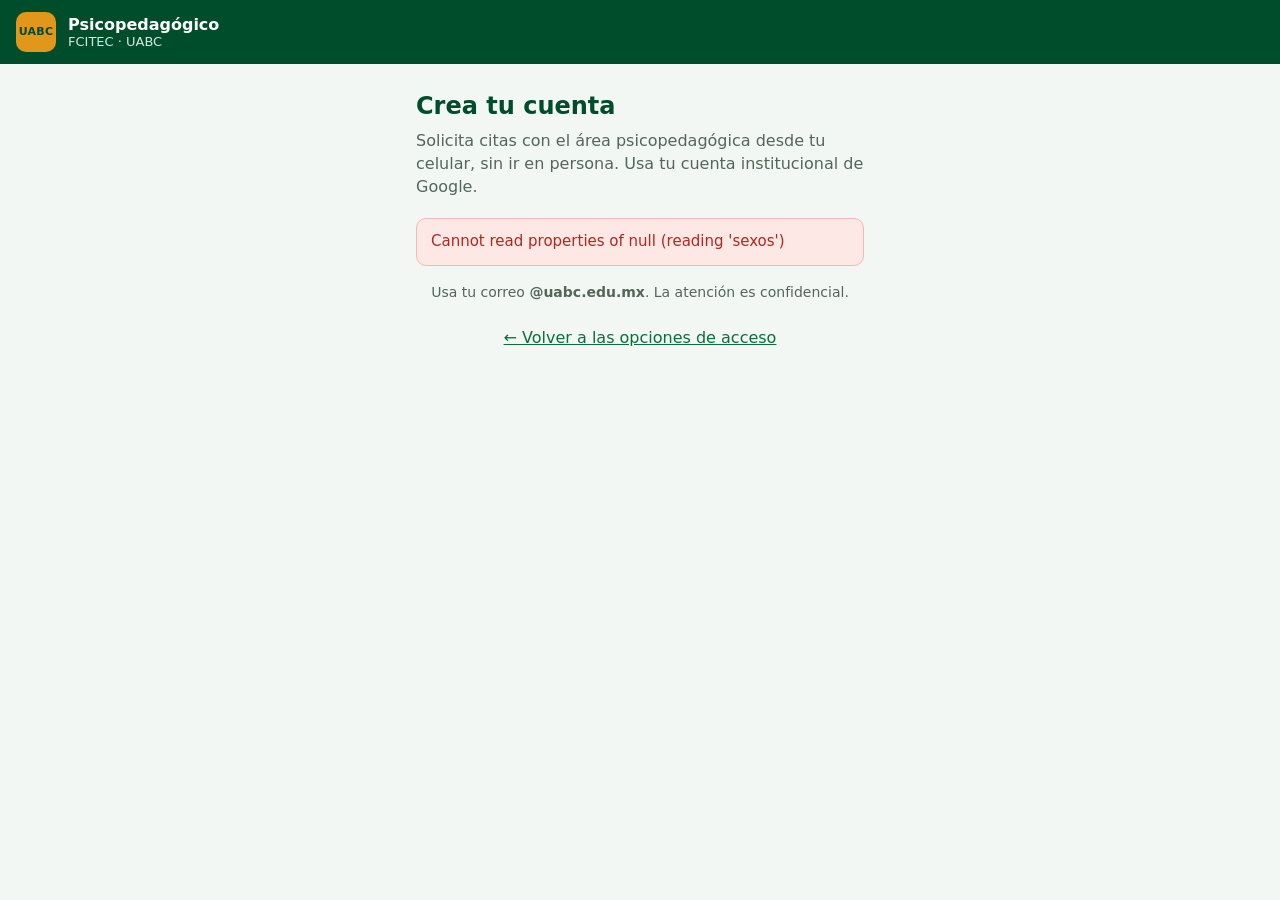
<file: frontend/registro/index.html>
<!doctype html>
<html lang="es">
<head>
  <meta charset="utf-8">
  <meta name="viewport" content="width=device-width, initial-scale=1">
  <meta name="theme-color" content="#004d2b">
  <title>Crear cuenta · SIGEP FCITEC</title>
  <link rel="icon" href="data:image/svg+xml,%3Csvg xmlns='http://www.w3.org/2000/svg' viewBox='0 0 32 32'%3E%3Crect width='32' height='32' rx='7' fill='%23e0971a'/%3E%3Ctext x='16' y='21' font-size='11' font-weight='800' text-anchor='middle' fill='%23004d2b' font-family='Arial'%3EUABC%3C/text%3E%3C/svg%3E">
  <link rel="stylesheet" href="registro.css">
</head>
<body>
  <header class="topbar">
    <div class="logo" aria-hidden="true">UABC</div>
    <div class="brand"><strong>Psicopedagógico</strong><span>FCITEC · UABC</span></div>
  </header>

  <main class="container">
    <!-- Cargando -->
    <section id="v-carga"><p class="muted">Cargando…</p></section>

    <!-- 1. Acceso con Google -->
    <section id="v-acceso" hidden>
      <h1 tabindex="-1">Crea tu cuenta</h1>
      <p class="lead">Solicita citas con el área psicopedagógica desde tu celular, sin ir en persona. Usa tu cuenta institucional de Google.</p>

      <div id="alerta-acceso" class="alert alert-error" role="alert" hidden></div>

      <div id="google-box" hidden>
        <div id="g-btn" class="g-btn"></div>
      </div>

      <form id="dev-form" class="card dev" hidden novalidate>
        <p class="dev-tag">Modo de pruebas · sin Google</p>
        <p class="muted small">Escribe un correo para simular el inicio de sesión. Solo se aceptan <strong>@uabc.edu.mx</strong>.</p>
        <label for="dev-email">Correo institucional</label>
        <input id="dev-email" type="email" inputmode="email" autocomplete="email" placeholder="nombre.apellido@uabc.edu.mx" required>
        <button class="btn btn-primary" type="submit">Entrar sin Google (pruebas)</button>
      </form>

      <p class="muted small center">Usa tu correo <strong>@uabc.edu.mx</strong>. La atención es confidencial.</p>
      <p class="center"><a class="link" href="../login/access.php">← Volver a las opciones de acceso</a></p>
    </section>

    <!-- 2. Formulario de registro -->
    <section id="v-registro" hidden>
      <h1 tabindex="-1">Completa tu perfil</h1>
      <p class="lead">Estos datos nos ayudan a atenderte. Todos son obligatorios, excepto el apellido materno y el horario.</p>

      <div id="alerta-registro" class="alert alert-error" role="alert" hidden></div>

      <form id="form-registro" novalidate>
        <div class="field">
          <label for="correo">Correo institucional</label>
          <input id="correo" type="email" readonly>
        </div>

        <div class="field">
          <label for="matricula">Matrícula</label>
          <input id="matricula" name="matricula" inputmode="numeric" maxlength="7" autocomplete="off" placeholder="1234567" aria-describedby="e-matricula">
          <p class="err" id="e-matricula"></p>
        </div>

        <div class="field">
          <label for="nombre">Nombre(s)</label>
          <input id="nombre" name="nombre" maxlength="100" autocomplete="given-name" placeholder="Tu nombre" aria-describedby="e-nombre">
          <p class="err" id="e-nombre"></p>
        </div>

        <div class="row">
          <div class="field">
            <label for="apellido_paterno">Apellido paterno</label>
            <input id="apellido_paterno" name="apellido_paterno" maxlength="100" autocomplete="family-name" aria-describedby="e-apellido_paterno">
            <p class="err" id="e-apellido_paterno"></p>
          </div>
          <div class="field">
            <label for="apellido_materno">Apellido materno</label>
            <input id="apellido_materno" name="apellido_materno" maxlength="100" placeholder="Opcional" aria-describedby="e-apellido_materno">
            <p class="err" id="e-apellido_materno"></p>
          </div>
        </div>

        <div class="field">
          <label for="sexo">Sexo</label>
          <select id="sexo" name="sexo" aria-describedby="e-sexo"></select>
          <p class="err" id="e-sexo"></p>
        </div>

        <div class="field">
          <label for="telefono">Teléfono (10 dígitos)</label>
          <input id="telefono" name="telefono" type="tel" inputmode="tel" autocomplete="tel-national" placeholder="686 123 4567" aria-describedby="e-telefono">
          <p class="err" id="e-telefono"></p>
        </div>

        <div class="field">
          <label for="programa_id">Carrera</label>
          <select id="programa_id" name="programa_id" aria-describedby="e-programa_id"></select>
          <p class="err" id="e-programa_id"></p>
        </div>

        <div class="row">
          <div class="field">
            <label for="semestre">Semestre</label>
            <select id="semestre" name="semestre" aria-describedby="e-semestre"></select>
            <p class="err" id="e-semestre"></p>
          </div>
          <div class="field">
            <label for="grupo">Grupo</label>
            <input id="grupo" name="grupo" maxlength="10" autocapitalize="characters" autocomplete="off" placeholder="551" aria-describedby="e-grupo">
            <p class="err" id="e-grupo"></p>
          </div>
        </div>

        <fieldset class="field horario">
          <legend>Foto de tu horario <span class="opt">(opcional)</span></legend>
          <p class="muted small">Nos sirve para agendar tu cita fuera de tus clases. JPG, PNG o PDF de hasta <span id="max-mb">5</span> MB.</p>
          <div class="btn-row">
            <button type="button" class="btn btn-secondary" id="btn-archivo">Elegir archivo</button>
            <button type="button" class="btn btn-secondary" id="btn-camara" hidden>Tomar foto</button>
          </div>
          <input id="in-archivo" type="file" accept="image/jpeg,image/png,application/pdf,.jpg,.jpeg,.png,.pdf" hidden>
          <input id="in-camara" type="file" accept="image/jpeg,image/png" capture="environment" hidden>
          <div id="preview" class="preview" hidden>
            <img id="preview-img" alt="Vista previa de tu horario" hidden>
            <p id="preview-name" class="small"></p>
            <button type="button" class="link" id="btn-quitar">Quitar</button>
          </div>
          <p class="err" id="e-horario"></p>
        </fieldset>

        <button id="btn-enviar" class="btn btn-primary" type="submit">Crear mi cuenta</button>
      </form>
    </section>

    <!-- 3. Listo -->
    <section id="v-listo" hidden>
      <div class="check" aria-hidden="true">✓</div>
      <h1 tabindex="-1" id="listo-titulo">¡Tu cuenta está lista!</h1>
      <p class="lead" id="listo-texto"></p>
      <div class="card" id="resumen"></div>
      <a class="btn btn-primary" href="../citas/index.php">Solicitar cita</a>
      <button class="btn btn-ghost" type="button" id="btn-salir">Cerrar sesión</button>
    </section>
  </main>

  <script src="registro.js" defer></script>
</body>
</html>
</file>
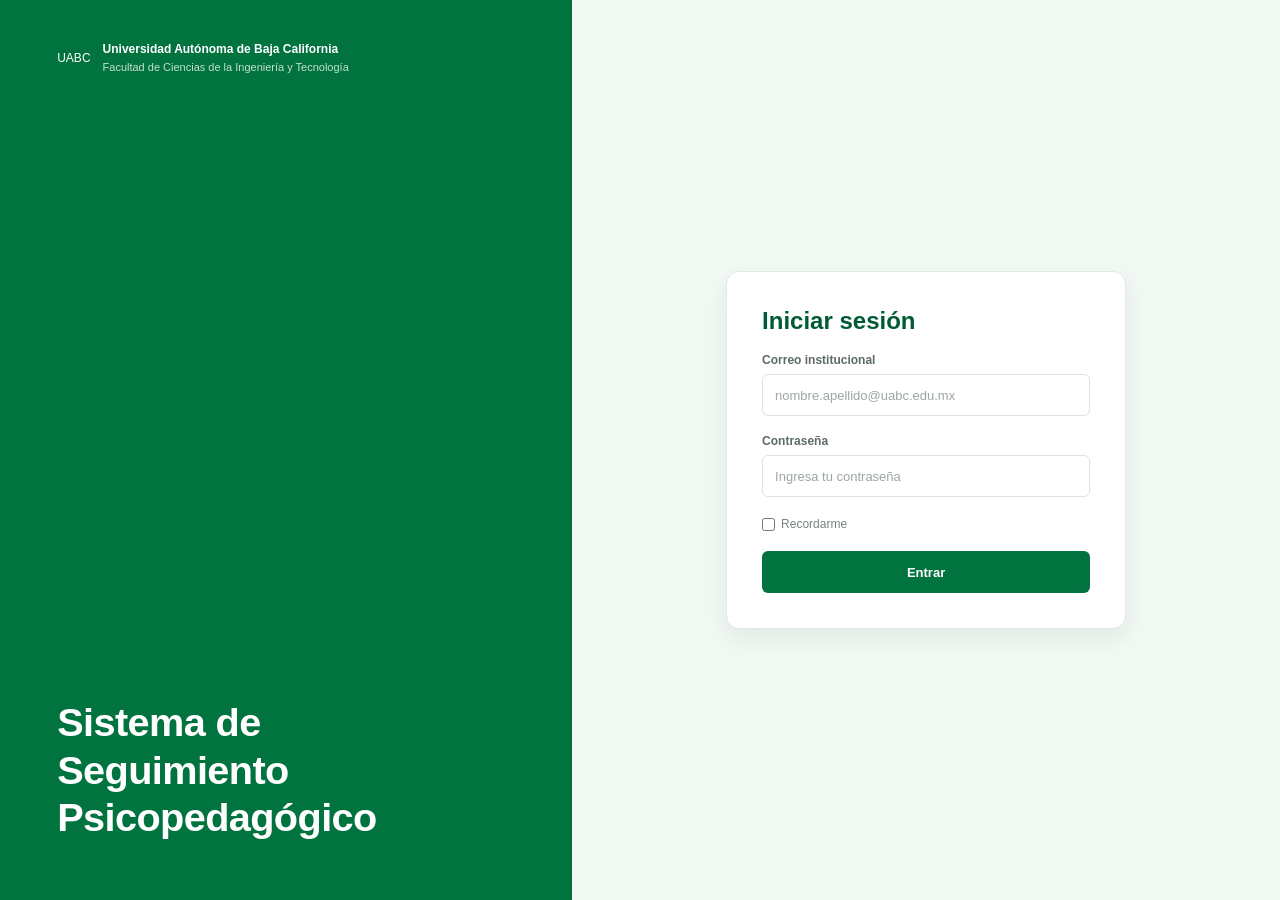
<file: Login/Login.html>
<!DOCTYPE html>
<html lang="en">
<head>
  <meta charset="UTF-8">
  <meta name="viewport" content="width=device-width, initial-scale=1.0">
  <title>Iniciar sesion Sistema Psicopedagogico UABC</title>
  <link rel="stylesheet" href="style.css">
  <script src="script.js" defer></script> 
</head>

<body>
  <main class="layout">
    <section class="presentacion" aria-label="Información del sistema">
      <header class="universidad">
        <div class="logo">UABC</div>
        <div><strong>Universidad Autónoma de Baja California</strong><span>Facultad de Ciencias de la Ingeniería y Tecnología</span></div>
      </header>

      <div class="descripcion">
        <h1>Sistema de<br>Seguimiento<br>Psicopedagógico</h1>
      </div>

    </section>

    <section class="acceso" aria-label="Inicio de sesión">
      <div class="contenido-acceso">
        <div class="tarjeta">
          <h2>Iniciar sesión</h2>
          
          <form id="loginForm" novalidate>
            <label for="correo">Correo institucional</label>
            <input id="correo" name="correo" type="email" placeholder="nombre.apellido@uabc.edu.mx" autocomplete="username" required>
            <label for="contrasena">Contraseña</label>
            <input id="contrasena" name="contrasena" type="password" placeholder="Ingresa tu contraseña" required>

            <div class="opciones">
              <label class="recordar"><input type="checkbox" id="recordar"> Recordarme</label>
             <!-- <a href="#" id="recuperar">¿Olvidaste tu contraseña?</a> -->

            </div>
            <button type="submit">Entrar</button>
            <p id="mensaje" class="mensaje" role="status" aria-live="polite"></p>

          </form>

        </div>

      </div>

    </section>

  </main>

</body>
</html>
</file>
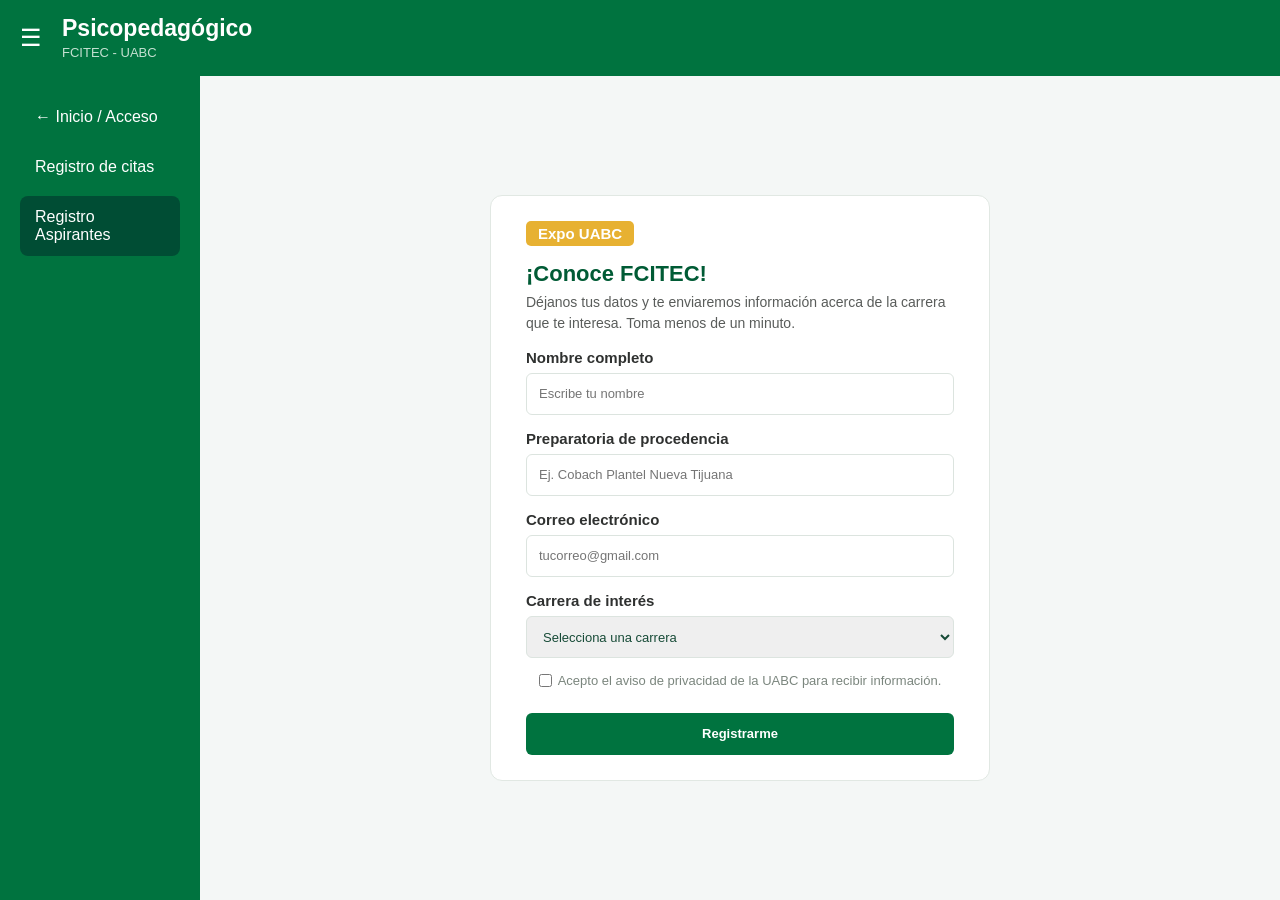
<file: frontend/aspirantes/aspirantes.html>
<!DOCTYPE html>
<html lang="es">

<head>
    <meta charset="UTF-8">
    <meta name="viewport" content="width=device-width, initial-scale=1.0">
    <title>Registro FCITEC</title>
    <link rel="stylesheet" href="applicant.css">
</head>

<body>
    <header class="top-navbar">
        <button class="hamburger" onclick="ToggleEvent()">☰</button>
        <div class="brand">
            <h2>Psicopedagógico</h2>
            <small>FCITEC - UABC</small>
        </div>
    </header>

    <div class="container">
        <nav class="sidebar" id="sidebar">
            <a href="../login/access.php" class="menu-item">← Inicio / Acceso</a>
            <a href="../citas/index.php" class="menu-item">Registro de citas</a>
            <a href="aspirantes.html" class="menu-item active">Registro Aspirantes</a>
        </nav>

        <main class="content">
            <div class="form-container">
                <div id="registration-view">
                    <div class="header-form">
                        <span class="badge">Expo UABC</span>
                        <h1>¡Conoce FCITEC!</h1>
                        <p>Déjanos tus datos y te enviaremos información acerca de la carrera que te interesa. Toma menos de un minuto.</p>
                    </div>

                    <form id="aspirant-form">
                        <div class="group">
                            <label>Nombre completo</label>
                            <input type="text" name="nombre" placeholder="Escribe tu nombre" required>
                        </div>
                        <div class="group">
                            <label>Preparatoria de procedencia</label>
                            <input type="text" name="preparatoria" placeholder="Ej. Cobach Plantel Nueva Tijuana" required>
                        </div>
                        <div class="group">
                            <label>Correo electrónico</label>
                            <input type="email" name="correo" placeholder="tucorreo@gmail.com" required>
                        </div>
                        <div class="group">
                            <label>Carrera de interés</label>
                            <select name="carrera" required>
                                <option value="" disabled selected hidden>Selecciona una carrera</option>

                                <optgroup label="Ingeniería">
                                    <option value="Bioingenieria">Bioingeniería</option>
                                    <option value="Ingenieria en Software y Tecnologias Emergentes">Ingeniería en Software y Tecnologías Emergentes</option>
                                    <option value="Ingenieria Aeroespacial">Ingeniería Aeroespacial</option>
                                    <option value="Ingenieria Civil">Ingeniería Civil</option>
                                    <option value="Ingenieria Electrica">Ingeniería Eléctrica</option>
                                    <option value="Ingenieria en Energias Renovables">Ingenieria en Energías Renovables</option>
                                    <option value="Ingenieria Industrial">Ingeniería Industrial</option>
                                    <option value="Ingenieria Mecanica">Ingeniería Mecánica</option>
                                    <option value="Ingenieria Mecatronica">Ingeniería Mecatrónica</option>
                                    <option value="Ingenieria en Semiconductores y Microelectronica">Ingeniería en Semiconductores y Microelectrónica</option>
                                </optgroup>
                                <optgroup label="Arquitectura y Diseño">
                                    <option value="Arquitectura">Arquitectura</option>
                                    <option value="Diseño Grafico">Diseño Gráfico</option>
                                    <option value="Diseño Industrial">Diseño Industrial</option>
                                </optgroup>
                            </select>
                        </div>

                        <div class="checkbox-group">
                            <input type="checkbox" id="privacy" required>
                            <label for="privacy">Acepto el aviso de privacidad de la UABC para recibir información.</label>
                        </div>

                        <button type="submit" class="btn-submit">Registrarme</button>
                    </form>
                </div>
                <div id="succes" class="succes" style="display: none;">
                    <div class="icon">✓</div>
                    <h2>¡Gracias por registrarte!</h2>
                    <p>Te enviaremos al correo información acerca de la carrera seleccionada y de las fechas de admisión.</p>
                    <a href="../login/access.php" class="btn-return">Volver al inicio</a>
                </div>
            </div>
        </main>
    </div>
    <script src="applicant.js"></script>
</body>

</html>
</file>
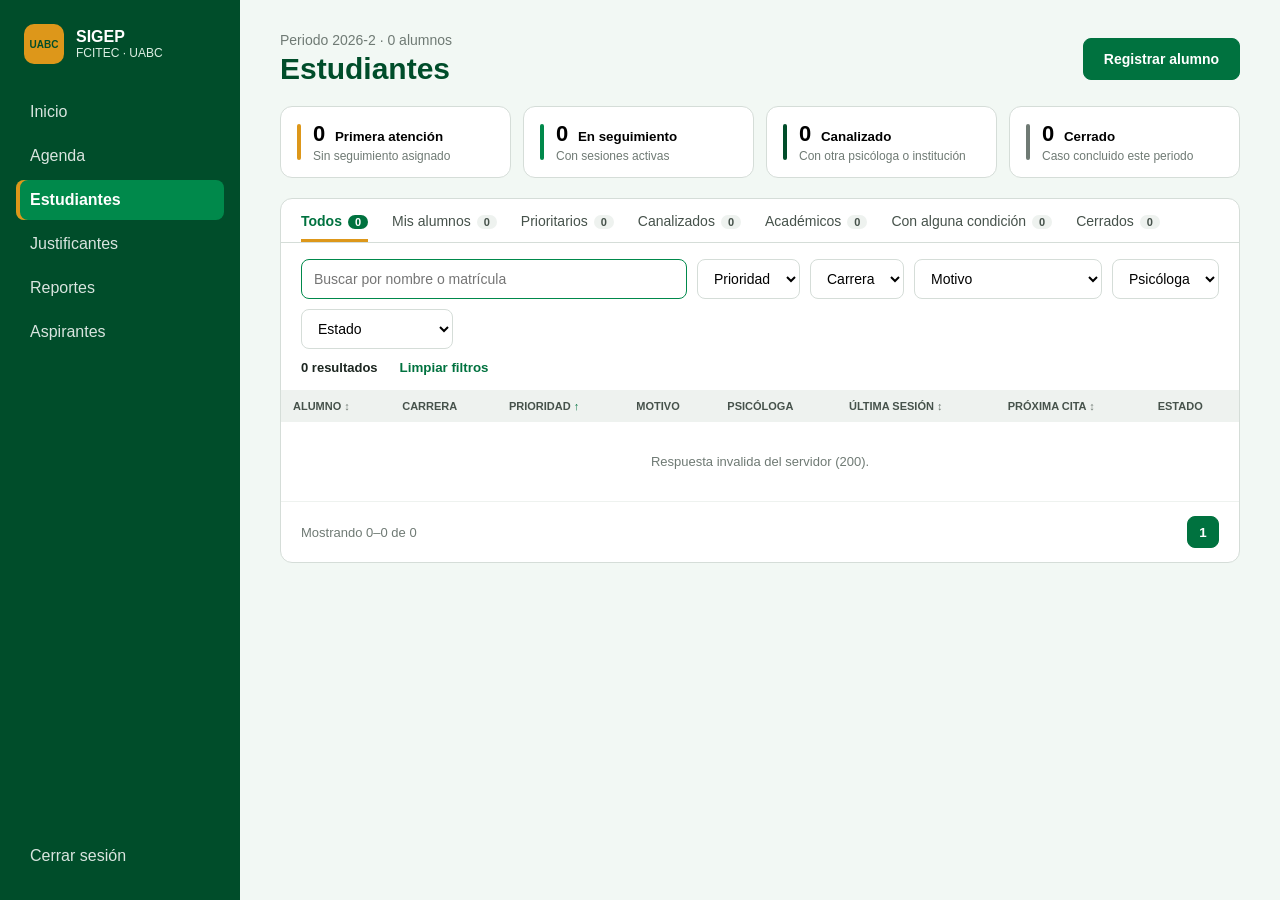
<file: frontend/estudiantes/estudiantes.html>
<!DOCTYPE html>
<html lang="es">
<head>
  <meta charset="UTF-8">
  <meta name="viewport" content="width=device-width, initial-scale=1.0">
  <title>Estudiantes | SIGEP</title>
  <link rel="stylesheet" href="estudiantes.css">
  <link rel="stylesheet" href="../shared/validation.css">
  <script src="../shared/api.js" defer></script>
  <script src="../shared/validation.js" defer></script>
  <script src="estudiantes.js?v=4" defer></script>
</head>
<body>
  <!-- Sidebar -->
  <nav class="sidebar" aria-label="Navegación principal">
    <div class="sidebar__brand">
      <div class="sidebar__logo">UABC</div>
      <div>
        <strong>SIGEP</strong>
        <span>FCITEC · UABC</span>
      </div>
    </div>
    <a class="nav-item" href="../inicio/inicio.html">Inicio</a>
    <a class="nav-item" href="#">Agenda</a>
    <a class="nav-item nav-item--active" href="estudiantes.html" aria-current="page">Estudiantes</a>
    <a class="nav-item" href="#">Justificantes</a>
    <a class="nav-item" href="#">Reportes</a>
    <a class="nav-item" href="../aspirantes/aspirantes.html">Aspirantes</a>
    <a class="nav-item nav-item--logout" href="../../backend/admin_logout.php">Cerrar sesi&oacute;n</a>
  </nav>

  <main class="main">
    <!-- Header -->
    <header class="page-header">
      <div>
        <p class="page-header__eyebrow">Periodo 2026-2 · <span id="total-students">0</span> alumnos</p>
        <h1>Estudiantes</h1>
      </div>
      <div class="page-header__actions">
        <button class="btn btn--primary" type="button" id="register-button">Registrar alumno</button>
      </div>
    </header>

    <!-- Workflow: one card per case status, also works as a filter -->
    <section class="workflow" id="workflow" aria-label="Flujo de trabajo"></section>

    <section class="card">
      <!-- Saved views -->
      <div class="tabs" id="tabs" role="tablist"></div>

      <!-- Search and filters -->
      <div class="toolbar">
        <div class="search">
          <label class="sr-only" for="search">Buscar por nombre o matrícula</label>
          <input id="search" type="search" placeholder="Buscar por nombre o matrícula">
        </div>
        <select id="filter-priority" aria-label="Prioridad">
          <option value="">Prioridad</option>
          <option value="high">Alta</option>
          <option value="medium">Media</option>
          <option value="stable">Estable</option>
        </select>
        <select id="filter-program" aria-label="Carrera"><option value="">Carrera</option></select>
        <select id="filter-reason" aria-label="Motivo"><option value="">Motivo</option></select>
        <select id="filter-psychologist" aria-label="Psicóloga"><option value="">Psicóloga</option></select>
        <select id="filter-status" aria-label="Estado">
          <option value="">Estado</option>
          <option value="first_attention">Primera atención</option>
          <option value="follow_up">En seguimiento</option>
          <option value="referred">Canalizado</option>
          <option value="closed">Cerrado</option>
        </select>
      </div>

      <!-- Active filters -->
      <div class="active-filters">
        <strong id="results-count">0 resultados</strong>
        <div id="filter-chips"></div>
        <button class="link-button" type="button" id="clear-filters">Limpiar filtros</button>
      </div>

      <!-- Table -->
      <div class="table-wrapper">
        <table class="students-table">
          <thead>
            <tr>
              <th><button type="button" class="sort" data-sort="name">Alumno</button></th>
              <th>Carrera</th>
              <th><button type="button" class="sort" data-sort="priority">Prioridad</button></th>
              <th>Motivo</th>
              <th>Psicóloga</th>
              <th><button type="button" class="sort" data-sort="lastSession">Última sesión</button></th>
              <th><button type="button" class="sort" data-sort="nextAppointment">Próxima cita</button></th>
              <th>Estado</th>
            </tr>
          </thead>
          <tbody id="students-body"></tbody>
        </table>
      </div>

      <!-- Pagination -->
      <div class="pagination">
        <span id="page-info"></span>
        <div id="page-buttons"></div>
      </div>
    </section>
  </main>

  <!-- Register student modal (HU-02) -->
  <dialog class="modal" id="register-modal" aria-labelledby="register-title">
    <form id="register-form" novalidate>
      <div class="modal__header">
        <div>
          <h2 id="register-title">Registrar alumno</h2>
          <p>Los campos con * son obligatorios.</p>
        </div>
        <button class="modal__close" type="button" data-close aria-label="Cerrar">×</button>
      </div>
      <div class="modal__body">
        <div class="form-row">
          <div class="field">
            <label for="enrollment">Matrícula *</label>
            <input id="enrollment" name="enrollment" required placeholder="Ej. 1270021">
          </div>
          <div class="field">
            <label for="sex">Sexo *</label>
            <select id="sex" name="sex" required>
              <option value="">Selecciona</option>
              <option value="F">Femenino</option>
              <option value="M">Masculino</option>
              <option value="NB">No binario</option>
            </select>
          </div>
        </div>
        <div class="field">
          <label for="fullName">Nombre completo *</label>
          <input id="fullName" name="fullName" maxlength="150" required placeholder="Nombre(s) y apellidos">
        </div>
        <div class="form-row">
          <div class="field">
            <label for="email">Correo institucional *</label>
            <input id="email" name="email" type="email" maxlength="150" required placeholder="nombre@uabc.edu.mx">
          </div>
          <div class="field">
            <label for="phone">Teléfono (10 dígitos) *</label>
            <input id="phone" name="phone" type="tel" required placeholder="Ej. 6641234567" autocomplete="tel">
          </div>
        </div>
        <div class="form-row">
          <div class="field">
            <label for="program">Carrera *</label>
            <select id="program" name="program" required></select>
          </div>
          <div class="field">
            <label for="semester">Semestre *</label>
            <input id="semester" name="semester" type="number" min="1" max="12" required>
          </div>
        </div>
        <div class="form-row">
          <div class="field">
            <label for="reason">Motivo de atención *</label>
            <select id="reason" name="reason" required></select>
          </div>
          <div class="field">
            <label for="psychologist">Psicóloga *</label>
            <select id="psychologist" name="psychologist" required></select>
          </div>
        </div>
        <p class="form-error" id="form-error" role="alert" hidden></p>
      </div>
      <div class="modal__footer">
        <button class="btn btn--secondary" type="button" data-close>Cancelar</button>
        <button class="btn btn--primary" type="submit">Guardar alumno</button>
      </div>
    </form>
  </dialog>
</body>
</html>
</file>
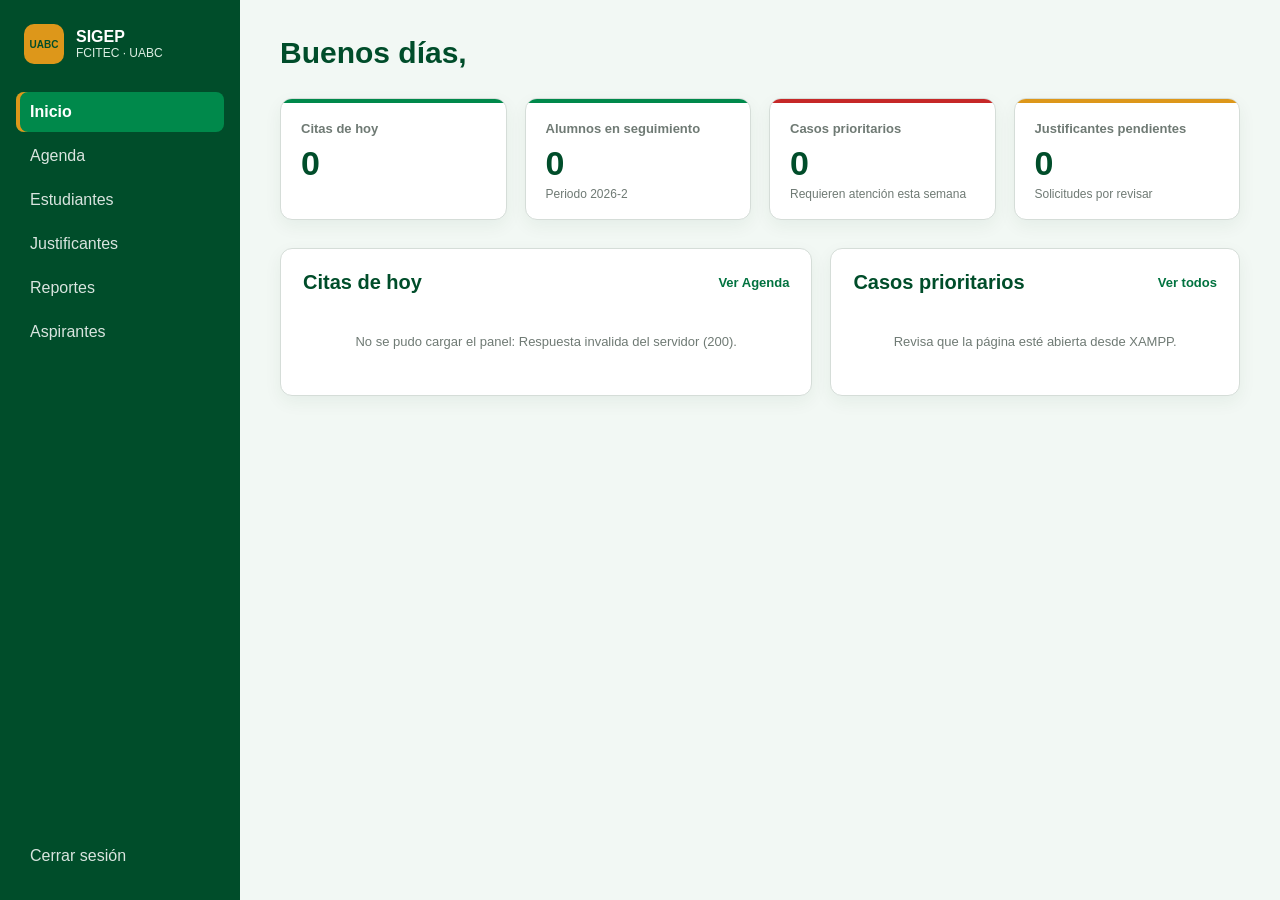
<file: frontend/inicio/inicio.html>
<!DOCTYPE html>
<html lang="es">

<head>
  <meta charset="UTF-8">
  <meta name="viewport" content="width=device-width, initial-scale=1.0">
  <title>Inicio | SIGEP Psicopedag&oacute;gico FCITEC</title>
  <link rel="stylesheet" href="inicio.css">
  <script src="../shared/api.js" defer></script>
  <script src="inicio.js" defer></script>
</head>

<body>
  <!-- Menu lateral -->
  <nav class="sidebar" aria-label="Navegaci&oacute;n principal">
    <div class="sidebar__brand">
      <div class="sidebar__logo">UABC</div>
      <div>
        <strong>SIGEP</strong>
        <span>FCITEC &middot; UABC</span>
      </div>
    </div>
    <a class="nav-item nav-item--active" href="inicio.html" aria-current="page">Inicio</a>
    <a class="nav-item" href="#">Agenda</a>
    <a class="nav-item" href="../estudiantes/estudiantes.html">Estudiantes</a>
    <a class="nav-item" href="#">Justificantes</a>
    <a class="nav-item" href="#">Reportes</a>
    <a class="nav-item" href="../aspirantes/aspirantes.html">Aspirantes</a>
    <a class="nav-item nav-item--logout" href="../../backend/admin_logout.php">Cerrar sesi&oacute;n</a>
  </nav>

  <!-- Contenido principal: inicio.js llena los datos desde dashboard.php -->
  <main class="main">
    <header class="header">
      <p class="date" id="current-date"></p>
      <h1><span id="greeting-text">Buenos d&iacute;as, </span><span id="user-greeting"></span></h1>
    </header>

    <!-- Tarjetas de indicadores -->
    <section class="stats">
      <div class="card-stats">
        <div class="card-green"></div>
        <h3>Citas de hoy</h3>
        <div class="stat-number" id="stat-citas-hoy">0</div>
        <p class="detail" id="stat-citas-detalle">&nbsp;</p>
      </div>

      <div class="card-stats">
        <div class="card-green"></div>
        <h3>Alumnos en seguimiento</h3>
        <div class="stat-number" id="stat-alumnos-seguimiento">0</div>
        <p class="detail" id="stat-seguimiento-detalle">Periodo 2026-2</p>
      </div>

      <div class="card-stats">
        <div class="card-red"></div>
        <h3>Casos prioritarios</h3>
        <div class="stat-number" id="stat-casos-prioritarios">0</div>
        <p class="detail" id="stat-prioritarios-detalle">Requieren atenci&oacute;n esta semana</p>
      </div>

      <div class="card-stats">
        <div class="card-yellow"></div>
        <h3>Justificantes pendientes</h3>
        <div class="stat-number" id="stat-justificantes">0</div>
        <p class="detail" id="stat-justificantes-detalle">Solicitudes por revisar</p>
      </div>
    </section>

    <!-- Paneles de citas y casos prioritarios -->
    <section class="content">

      <div class="panel">
        <div class="panel-header">
          <h2>Citas de hoy</h2>
          <a href="#" class="link">Ver Agenda</a>
        </div>
        <div class="list-container" id="citas-container">
          <p class="empty-state">Cargando citas...</p>
        </div>
      </div>

      <div class="cases-panel">
        <div class="panel-header">
          <h2>Casos prioritarios</h2>
          <a href="../estudiantes/estudiantes.html" class="link">Ver todos</a>
        </div>
        <p class="home-message" id="home-message" role="status" aria-live="polite"></p>
        <div class="list-container" id="casos-container">
          <p class="empty-state">Cargando casos...</p>
        </div>
      </div>

    </section>
  </main>
</body>

</html>
</file>
<file: frontend/registro/registro.css>
:root {
  --verde-900: #004d2b;
  --verde-700: #0a6e3a;
  --verde-100: #e3f1e8;
  --ocre: #e0971a;
  --ocre-100: #fbefd5;
  --rojo: #b3261e;
  --rojo-100: #fde8e6;
  --fondo: #f2f7f3;
  --texto: #14281c;
  --muted: #56655b;
  --borde: #c9d6cd;
  --radio: 12px;
}
* { box-sizing: border-box; }
html { -webkit-text-size-adjust: 100%; }
body {
  margin: 0;
  background: var(--fondo);
  color: var(--texto);
  font: 16px/1.45 system-ui, -apple-system, "Segoe UI", Roboto, "Helvetica Neue", Arial, sans-serif;
}
[hidden] { display: none !important; }

.topbar {
  display: flex; align-items: center; gap: 12px;
  background: var(--verde-900); color: #fff; padding: 12px 16px;
}
.logo {
  background: var(--ocre); color: var(--verde-900); font-weight: 800; font-size: 11px;
  width: 40px; height: 40px; border-radius: 10px; display: grid; place-items: center; letter-spacing: .02em;
}
.brand { display: flex; flex-direction: column; line-height: 1.2; }
.brand span { font-size: 13px; opacity: .85; }

.container { width: 100%; max-width: 480px; margin: 0 auto; padding: 20px 16px 40px; }
h1 { color: var(--verde-900); font-size: 24px; line-height: 1.2; margin: 8px 0 8px; outline: none; }
.lead { color: var(--muted); margin: 0 0 20px; }
.muted { color: var(--muted); }
.small { font-size: 14px; }
.center { text-align: center; }

.card { background: #fff; border: 1px solid var(--borde); border-radius: var(--radio); padding: 16px; margin: 16px 0; }
.dev { border-style: dashed; border-color: var(--ocre); background: var(--ocre-100); }
.dev-tag { margin: 0 0 4px; font-weight: 700; color: #7a4d00; }

.field { margin: 0 0 16px; min-width: 0; }
label, legend { display: block; font-weight: 600; margin: 0 0 6px; padding: 0; }
.opt { font-weight: 400; color: var(--muted); }
input, select {
  width: 100%; height: 48px; padding: 0 12px; font: inherit; font-size: 16px; /* 16px evita zoom en iOS */
  color: var(--texto); background: #fff; border: 1.5px solid var(--borde); border-radius: 10px;
}
input[readonly] { background: #eef2ef; color: var(--muted); }
input:focus, select:focus, button:focus-visible {
  outline: 3px solid color-mix(in srgb, var(--ocre) 55%, transparent); outline-offset: 1px; border-color: var(--verde-700);
}
input[aria-invalid="true"], select[aria-invalid="true"] { border-color: var(--rojo); background: var(--rojo-100); }
.err { color: var(--rojo); font-size: 14px; margin: 6px 0 0; min-height: 0; }
.err:empty { display: none; }
.row { display: grid; grid-template-columns: 1fr 1fr; gap: 12px; }

fieldset.horario { border: 1.5px dashed var(--borde); border-radius: var(--radio); padding: 14px; background: #fff; }
.btn-row { display: flex; gap: 8px; flex-wrap: wrap; margin-top: 8px; }
.preview { display: flex; align-items: center; gap: 12px; margin-top: 12px; flex-wrap: wrap; }
.preview img { width: 72px; height: 72px; object-fit: cover; border-radius: 8px; border: 1px solid var(--borde); }
.preview p { margin: 0; flex: 1; word-break: break-all; }

.btn {
  display: block; width: 100%; min-height: 48px; padding: 0 16px; border-radius: 10px; font: inherit; font-weight: 700;
  border: 1.5px solid transparent; cursor: pointer; margin-top: 8px;
}
.btn-row .btn { width: auto; flex: 1 1 140px; margin-top: 0; }
.btn-primary { background: var(--verde-900); color: #fff; }
.btn-primary:hover { background: var(--verde-700); }
.btn-primary:disabled { background: #9db3a5; cursor: not-allowed; }
.btn-secondary { background: #fff; color: var(--verde-900); border-color: var(--verde-900); }
.btn-ghost { background: transparent; color: var(--verde-900); }
.link { background: none; border: 0; color: var(--verde-700); font: inherit; text-decoration: underline; cursor: pointer; padding: 8px; min-height: 40px; }

.alert { border-radius: 10px; padding: 12px 14px; margin: 0 0 16px; font-size: 15px; }
.alert-error { background: var(--rojo-100); color: var(--rojo); border: 1px solid #f2b8b5; }

.g-btn { display: flex; justify-content: center; margin: 8px 0 16px; min-height: 44px; }
.check {
  width: 64px; height: 64px; border-radius: 50%; background: var(--verde-100); color: var(--verde-700);
  display: grid; place-items: center; font-size: 34px; font-weight: 700; margin: 12px 0 8px;
}
dl { margin: 0; display: grid; grid-template-columns: auto 1fr; gap: 6px 12px; }
dt { color: var(--muted); }
dd { margin: 0; font-weight: 600; text-align: right; word-break: break-word; }
a.btn { display: flex; align-items: center; justify-content: center; text-decoration: none; }
a.link { display: inline-block; }
</file>
<file: Login/style.css>
:root {
    font-family: Arial, Helvetica, sans-serif;
    color: #174b37;
    background: #f2f8f4;
}

* {
    box-sizing: border-box;
}

body {
    margin: 0;
    min-height: 100vh;
}

/* ESTRUCTURA PRINCIPAL */
.layout {
    display: grid;
    grid-template-columns: 44.7% 55.3%;
    min-height: 100vh;
}

/* PANEL IZQUIERDO */
.presentacion {
    background: #00733f;
    color: white;
    padding: 42px 10%;
    display: flex;
    flex-direction: column;
    justify-content: space-between;
    gap: 40px;
}

.universidad {
    display: flex;
    align-items: center;
    gap: 12px;
    font-size: 12px;
}

.universidad span {
    display: block;
    color: #c4e0d1;
    font-size: 11px;
    margin-top: 5px;
}

/* .logo {
    display: grid;
    place-items: center;
    width: 40px;
    height: 45px;
    flex-shrink: 0;
    border-radius: 10px;
    background: #e8b32d;
    color: #00623a;
    font-weight: bold;
    font-size: 11px;
}
*/

/* DESCRIPCIÓN */
.descripcion {
    max-width: 400px;
}

.linea {
    width: 46px;
    height: 4px;
    background: #e7b132;
    border-radius: 5px;
    margin-bottom: 20px;
}

h1 {
    font-size: clamp(29px, 3.1vw, 42px);
    line-height: 1.2;
    margin: 0 0 16px;
    letter-spacing: -0.6px;
}

.descripcion p {
    color: #c1dfd0;
    line-height: 1.6;
    font-size: 14px;
    margin: 0;
}

.presentacion footer {
    font-size: 11px;
    color: #c6e1d3;
}

/* PANEL DERECHO */
.acceso {
    display: grid;
    place-items: center;
    padding: 40px 20px;
}

.contenido-acceso {
    width: 100%;
    max-width: 400px;
}

/* TARJETA DE LOGIN */
.tarjeta {
    background: white;
    border: 1px solid #e1e8e3;
    border-radius: 13px;
    padding: 35px;
    box-shadow: 0 9px 25px rgba(25, 61, 40, 0.08);
}

h2 {
    font-size: 24px;
    margin: 0 0 8px;
    color: #005b35;
}

.subtitulo {
    margin: 0 0 25px;
    font-size: 13px;
    color: #6f7b74;
    line-height: 1.5;
}

/* FORMULARIO */
form > label {
    display: block;
    font-size: 12px;
    color: #5d6b62;
    font-weight: 600;
    margin: 18px 0 7px;
}

input[type="email"],
input[type="password"] {
    width: 100%;
    height: 42px;
    padding: 10px 12px;
    border: 1px solid #dce4df;
    border-radius: 6px;
    outline: none;
    font-family: inherit;
    font-size: 13px;
    transition: border-color 0.2s;
}

input[type="email"]:focus,
input[type="password"]:focus {
    border-color: #00733f;
    box-shadow: 0 0 0 3px rgba(0, 115, 63, 0.1);
}

input::placeholder {
    color: #9ca7a0;
}

/* OPCIONES */
.opciones {
    display: flex;
    justify-content: space-between;
    align-items: center;
    flex-wrap: wrap;
    gap: 10px;
    margin: 20px 0;
    font-size: 12px;
}

.recordar {
    display: flex;
    align-items: center;
    gap: 6px;
    color: #7b867e;
    cursor: pointer;
}

.recordar input {
    accent-color: #00733f;
    margin: 0;
}

a {
    color: #00824a;
    text-decoration: none;
    font-weight: bold;
}

a:hover {
    text-decoration: underline;
}

/* BOTÓN */
button {
    background: #00733f;
    border: none;
    border-radius: 6px;
    width: 100%;
    min-height: 42px;
    padding: 10px;
    color: white;
    font-size: 13px;
    font-weight: bold;
    cursor: pointer;
    transition: background 0.2s;
}

button:hover {
    background: #005d34;
}

button:focus-visible,
a:focus-visible {
    outline: 3px solid #e8b32d;
    outline-offset: 3px;
}

/* MENSAJES */
.mensaje {
    font-size: 12px;
    margin: 10px 0 0;
    color: #ad4b23;
}

.mensaje:empty {
    display: none;
}

/* AVISO */
.aviso {
    display: flex;
    align-items: flex-start;
    gap: 10px;
    background: #fff1d8;
    border-radius: 6px;
    padding: 12px;
    margin-top: 20px;
    color: #6b6556;
    font-size: 11px;
    line-height: 1.5;
}

.aviso span {
    font-size: 20px;
    color: #ce9223;
}

.aviso p {
    margin: 0;
}

/* COPYRIGHT */
.copyright {
    color: #88988d;
    font-size: 11px;
    text-align: center;
    margin-top: 20px;
}

/* TABLETAS */
@media (max-width: 900px) {
    .layout {
        grid-template-columns: 40% 60%;
    }

    .presentacion {
        padding: 35px 8%;
    }

    .tarjeta {
        padding: 25px;
    }
}

/* CELULARES */
@media (max-width: 720px) {
    .layout {
        grid-template-columns: 1fr;
    }

    .presentacion {
        padding: 30px 25px;
        gap: 30px;
    }

    .descripcion {
        margin: 0;
    }

    .descripcion h1 {
        font-size: 30px;
    }

    .presentacion footer {
        display: none;
    }

    .acceso {
        padding: 35px 18px;
    }

    .contenido-acceso {
        max-width: 400px;
    }

    .tarjeta {
        padding: 25px 20px;
    }
}

/* PANTALLAS MUY PEQUEÑAS */
@media (max-width: 380px) {
    .universidad {
        font-size: 10px;
    }

    .descripcion h1 {
        font-size: 26px;
    }

    .tarjeta {
        padding: 20px 15px;
    }

    .opciones {
        font-size: 11px;
    }
}
</file>
<file: frontend/aspirantes/applicant.css>
body {
    display: flex;
    flex-direction: column;
    min-height: 100vh;
    background-color: #f4f7f6;
    color: #174b37;
}

* {
    box-sizing: border-box;
    margin: 0;
    padding: 0;
    font-family: Arial, Helvetica, sans-serif;
}

.top-navbar {
    background-color: #00733f;
    color: white;
    padding: 15px 20px;
    display: flex;
    align-items: center;
    gap: 20px;
}

.hamburger {
    background: none;
    border: none;
    color: white;
    font-size: 24px;
    cursor: pointer;
}

.brand h2 {
    font-size: 23px;
    line-height: 1.2;
    margin: 0;
}

.brand small {
    font-size: 13px;
    color: #c4e0d1;
}

.container {
    display: flex;
    flex: 1;
    overflow: hidden;
    position: relative;
}

.sidebar {
    width: 200px;
    background-color: #00733f;
    padding: 20px;
    margin-left: 0;
    flex-shrink: 0;
}

.sidebar.toggled {
    margin-left: -260px;
}

.menu-item {
    padding: 12px 15px;
    margin-bottom: 8px;
    color: white;
    text-decoration: none;
    display: block;
    border-radius: 8px;
    font-size: 16px;
}

.menu-item:hover, .menu-item.active {
    background-color: #004d34;
}

.content {
    flex: 1;
    padding: 20px;
    display: flex;
    justify-content: center;
    align-items: center;
    overflow-y: auto;
}

.form-container {
    background: white;
    padding: 25px 35px;
    border-radius: 12px;
    border: 1px solid #e1e8e3;
    width: 100%;
    max-width: 500px;
}

.badge {
    background-color: #e7b132;
    color: #fff;
    padding: 4px 12px;
    border-radius: 5px;
    font-size: 15px;
    font-weight: bold;
    display: inline-block;
    margin-bottom: 15px;
}

.header-form {
    margin-bottom: 15px;
}

.header-form h1 {
    color: #005b35;
    font-size: 22px;
    margin-bottom: 5px;
}

.header-form p {
    color: #595c5a;
    font-size: 14px;
    line-height: 1.5;
}


.group {
    margin-bottom: 15px;
}

.group label {
    display: block;
    margin-bottom: 7px;
    font-weight: 600;
    color: #2f3130;
    font-size: 15px;
}

.group input, .group select {
    width: 100%;
    height: 42px;
    padding: 12px;
    border: 1px solid #dce4df;
    border-radius: 6px;
    font-size: 13px;
    outline: none;
    color: #174b37;
    max-width: 100%;
    text-overflow: ellipsis;
    overflow: hidden;
}

.group input:focus, .group select:focus {
    border-color: #00723F;
}

.checkbox-group {
    display: flex;
    align-items: center;
    gap: 6px;
    margin-bottom: 25px;
    font-size: 13px;
    color: #7b867e;
    margin-top: 15px;
    justify-content: center;
}

.checkbox-group input{
    margin: 0;
}

.btn-submit {
    width: 100%;
    padding: 10px;
    min-height: 42px;
    background-color: #00733F;
    color: white;
    border: none;
    border-radius: 6px;
    font-size: 13px;
    cursor: pointer;
    font-weight: bold;
    transition: background-color 0.2s;
}

.form-actions {
    display: grid;
    grid-template-columns: 1fr 1fr;
    gap: 10px;
}

.btn-regresar {
    display: flex;
    align-items: center;
    justify-content: center;
    min-height: 42px;
    padding: 10px;
    border: 1px solid #00733F;
    border-radius: 6px;
    background: #fff;
    color: #00733F;
    font-size: 13px;
    font-weight: bold;
    text-decoration: none;
    transition: background-color 0.2s;
}

.btn-regresar:hover {
    background-color: #e3f6ea;
}

.btn-submit:hover {
    background-color: #005d34;
}

.succes {
    display: none;
    text-align: center;
    padding: 20px 0;
}

.icon {
    width: 60px;
    height: 60px;
    background-color: #f2f8f4;
    color: #00733F;
    border-radius: 50%;
    display: flex;
    align-items: center;
    justify-content: center;
    font-size: 30px;
    margin: 0 auto 20px;
}

.succes h2 {
    color: #004d2e;
    margin-bottom: 10px;
    font-size: 24px;
}

.succes p {
    color: #6f7b74;
    margin-bottom: 20px;
    font-size: 13px;
}

.btn-return {
    display: inline-block;
    padding: 11px 24px;
    background-color: #00733F;
    color: white;
    text-decoration: none;
    border-radius: 6px;
    font-size: 13px;
    font-weight: bold;
    cursor: pointer;
    transition: background-color 0.2s;
}

.btn-return:hover {
    background-color: #005d34;
}

@media (max-width: 768px) {
    .sidebar {
        position: absolute;
        height: 100%;
        z-index: 1000;
        margin-left: 0;
        width: 100%;
        height: auto;
        top: 0;
        left: 0;
        display: none;
    }
    
    .sidebar.toggled {
        margin-left: 0;
        display: block;
    }

    .checkbox-group{
        margin: 8px;
    }

}
</file>
<file: frontend/estudiantes/estudiantes.css>
/* ===== Design tokens (same colors as the Figma prototype) ===== */
:root {
  --green-900: #004d2a;
  --green-700: #00723f;
  --green-600: #00894b;
  --green-100: #ddefe4;
  --green-50: #f2f8f4;
  --gold-600: #b87a0e;
  --gold-500: #dd971a;
  --gold-100: #fbefd6;
  --red-600: #c62828;
  --red-100: #fde7e7;
  --gray-900: #1c2620;
  --gray-700: #46524b;
  --gray-500: #6f7a74;
  --gray-300: #d5ddd8;
  --gray-100: #eef2ef;
  --white: #ffffff;
  --radius: 8px;
  font-family: Arial, Helvetica, sans-serif;
  color: var(--gray-900);
}

* { box-sizing: border-box; }
body { margin: 0; background: var(--green-50); }
h1 { margin: 0; font-size: 30px; color: var(--green-900); }
h2 { margin: 0; font-size: 20px; color: var(--green-900); }
.sr-only { position: absolute; width: 1px; height: 1px; overflow: hidden; clip: rect(0 0 0 0); }
:focus-visible { outline: 3px solid var(--gold-500); outline-offset: 2px; }

/* ===== Sidebar ===== */
.sidebar {
  position: fixed; inset: 0 auto 0 0; width: 240px;
  display: flex; flex-direction: column; gap: 4px;
  padding: 24px 16px; background: var(--green-900);
}
.sidebar__brand { display: flex; align-items: center; gap: 12px; padding: 0 8px 24px; color: var(--white); }
.sidebar__brand span { display: block; font-size: 12px; color: var(--green-100); }
.sidebar__logo { width: 40px; height: 40px; border-radius: 10px; background: var(--gold-500); color: var(--green-900); display: grid; place-items: center; font-size: 10px; font-weight: bold; }
.nav-item { padding: 11px 14px; border-radius: var(--radius); color: var(--white); text-decoration: none; opacity: 0.85; }
.nav-item:hover { background: var(--green-700); opacity: 1; }
.nav-item--active { background: var(--green-600); opacity: 1; font-weight: bold; box-shadow: inset 4px 0 0 var(--gold-500); }

/* ===== Layout ===== */
.main { margin-left: 240px; padding: 32px 40px; display: flex; flex-direction: column; gap: 20px; }
.page-header { display: flex; justify-content: space-between; align-items: center; gap: 16px; flex-wrap: wrap; }
.page-header__eyebrow { margin: 0 0 4px; color: var(--gray-500); font-size: 14px; }
.page-header__actions { display: flex; gap: 12px; }
.card { background: var(--white); border: 1px solid var(--gray-300); border-radius: 12px; overflow: hidden; }

/* ===== Buttons ===== */
.btn { min-height: 42px; padding: 0 20px; border-radius: var(--radius); border: 1.5px solid var(--green-700); font-weight: bold; font-size: 14px; cursor: pointer; }
.btn--primary { background: var(--green-700); color: var(--white); }
.btn--primary:hover { background: var(--green-900); }
.btn--secondary { background: var(--white); color: var(--green-700); }
.btn--secondary:hover { background: var(--green-100); }
.link-button { border: 0; background: none; color: var(--green-700); font-weight: bold; cursor: pointer; }

/* ===== Workflow cards ===== */
.workflow { display: grid; grid-template-columns: repeat(4, 1fr); gap: 12px; }
.workflow-card {
  display: flex; align-items: center; gap: 12px; padding: 14px 16px; text-align: left;
  background: var(--white); border: 1px solid var(--gray-300); border-radius: 12px; cursor: pointer;
}
.workflow-card[aria-pressed="true"] { background: var(--green-100); border: 2px solid var(--green-600); }
.workflow-card__bar { width: 4px; height: 36px; border-radius: 2px; }
.workflow-card__count { font-size: 22px; font-weight: bold; margin-right: 6px; }
.workflow-card__label { font-weight: bold; }
.workflow-card small { display: block; color: var(--gray-500); font-size: 12px; margin-top: 2px; }

/* ===== Tabs ===== */
.tabs { display: flex; gap: 24px; padding: 14px 20px 0; border-bottom: 1px solid var(--gray-300); overflow-x: auto; }
.tab { padding: 0 0 10px; border: 0; border-bottom: 3px solid transparent; background: none; color: var(--gray-700); font-size: 14px; cursor: pointer; white-space: nowrap; }
.tab[aria-selected="true"] { color: var(--green-700); font-weight: bold; border-bottom-color: var(--gold-500); }
.tab__count { margin-left: 6px; padding: 1px 7px; border-radius: 999px; background: var(--gray-100); font-size: 11px; font-weight: bold; }
.tab[aria-selected="true"] .tab__count { background: var(--green-700); color: var(--white); }

/* ===== Toolbar and filters ===== */
.toolbar { display: flex; flex-wrap: wrap; gap: 10px; padding: 16px 20px 10px; }
.search { flex: 1 1 260px; }
.search input, .toolbar select { width: 100%; min-height: 40px; padding: 8px 12px; border: 1px solid var(--gray-300); border-radius: var(--radius); font-size: 14px; background: var(--white); }
.search input { border-color: var(--green-600); }
.toolbar select { width: auto; }
.toolbar select.is-active { background: var(--green-100); border-color: var(--green-600); font-weight: bold; }
.active-filters { display: flex; flex-wrap: wrap; align-items: center; gap: 8px; padding: 0 20px 14px; font-size: 13px; }
#filter-chips { display: flex; flex-wrap: wrap; gap: 8px; }
.chip { display: inline-flex; align-items: center; gap: 6px; padding: 4px 8px 4px 10px; border: 0; border-radius: 999px; background: var(--green-100); color: var(--green-900); font-size: 12px; cursor: pointer; }

/* ===== Table ===== */
.table-wrapper { overflow-x: auto; }
.students-table { width: 100%; border-collapse: collapse; font-size: 13px; }
.students-table th { padding: 10px 12px; background: var(--gray-100); color: var(--gray-700); font-size: 11px; text-align: left; text-transform: uppercase; white-space: nowrap; }
.students-table td { padding: 12px; border-bottom: 1px solid var(--gray-100); vertical-align: middle; }
.students-table tbody tr { cursor: pointer; }
.students-table tbody tr:hover { background: var(--green-50); }
.sort { border: 0; background: none; padding: 0; font: inherit; color: inherit; text-transform: inherit; cursor: pointer; }
.sort::after { content: " ↕"; color: var(--gray-500); }
.sort[data-direction="asc"]::after { content: " ↑"; color: var(--green-700); }
.sort[data-direction="desc"]::after { content: " ↓"; color: var(--green-700); }

.student-cell { display: flex; align-items: center; gap: 10px; }
.avatar { width: 34px; height: 34px; flex-shrink: 0; border-radius: 50%; display: grid; place-items: center; font-weight: bold; font-size: 12px; background: var(--green-100); color: var(--green-700); }
.avatar--high { background: var(--red-100); color: var(--red-600); }
.student-cell small { display: block; color: var(--gray-500); }
.muted { color: var(--gray-500); }
.empty-row td { text-align: center; padding: 32px; color: var(--gray-500); cursor: default; }

/* Badges: color + text, never color alone */
.badge { display: inline-flex; align-items: center; gap: 6px; padding: 4px 10px; border-radius: 999px; font-size: 12px; font-weight: bold; white-space: nowrap; }
.badge::before { content: ""; width: 7px; height: 7px; border-radius: 50%; background: currentColor; }
.badge--high { background: var(--red-100); color: var(--red-600); }
.badge--medium { background: var(--gold-100); color: var(--gold-600); }
.badge--stable { background: var(--green-100); color: var(--green-700); }
.status { padding: 4px 10px; border-radius: 6px; font-size: 12px; font-weight: bold; white-space: nowrap; }
.status--first_attention { background: var(--gold-100); color: var(--gold-600); }
.status--follow_up { background: var(--green-100); color: var(--green-700); }
.status--referred { background: var(--gray-100); color: var(--green-900); }
.status--closed { background: var(--gray-100); color: var(--gray-500); }

/* ===== Pagination ===== */
.pagination { display: flex; justify-content: space-between; align-items: center; padding: 14px 20px; font-size: 13px; color: var(--gray-500); }
#page-buttons { display: flex; gap: 6px; }
.page-button { width: 32px; height: 32px; border: 1px solid var(--gray-300); border-radius: var(--radius); background: var(--white); cursor: pointer; font-weight: bold; }
.page-button[aria-current="page"] { background: var(--green-700); border-color: var(--green-700); color: var(--white); }

/* ===== Modal ===== */
.modal { width: min(560px, calc(100% - 32px)); padding: 0; border: 0; border-radius: 16px; }
.modal::backdrop { background: rgba(13, 31, 20, 0.5); }
.modal__header { display: flex; justify-content: space-between; padding: 24px 24px 12px; }
.modal__header p { margin: 4px 0 0; color: var(--gray-500); font-size: 13px; }
.modal__close { border: 0; background: none; font-size: 24px; cursor: pointer; color: var(--gray-500); }
.modal__body { display: flex; flex-direction: column; gap: 14px; padding: 0 24px 20px; }
.modal__footer { display: flex; justify-content: flex-end; gap: 12px; padding: 16px 24px; background: var(--gray-100); }
.form-row { display: grid; grid-template-columns: 1fr 1fr; gap: 12px; }
.field { display: flex; flex-direction: column; gap: 6px; }
.field label { font-size: 13px; font-weight: bold; color: var(--gray-700); }
.field input, .field select { min-height: 42px; padding: 8px 12px; border: 1px solid var(--gray-300); border-radius: var(--radius); font-size: 14px; }
.field--error input, .field--error select { border-color: var(--red-600); }
.form-error { margin: 0; padding: 10px 12px; border-radius: var(--radius); background: var(--red-100); color: var(--red-600); font-size: 13px; }

/* ===== Small screens ===== */
@media (max-width: 1000px) {
  .workflow { grid-template-columns: repeat(2, 1fr); }
}
@media (max-width: 800px) {
  .sidebar { position: static; width: auto; flex-direction: row; flex-wrap: wrap; }
  .sidebar__brand { display: none; }
  .main { margin-left: 0; padding: 20px 16px; }
  .form-row { grid-template-columns: 1fr; }
}


/* Cerrar sesion queda al fondo del menu lateral */
.nav-item--logout {
  margin-top: auto;
}
</file>
<file: frontend/shared/validation.css>
/* Estilos compartidos para mensajes de validación (aspirantes, citas, estudiantes) */
.field-error {
  margin: 6px 0 0;
  padding: 0;
  color: #c62828;
  font-size: 12.5px;
  line-height: 1.4;
  font-weight: 600;
  text-align: left;
}

.field-error:empty {
  display: none;
}

.field>.field-error {
  margin: 0;
}

.input-invalid,
.input-invalid:focus {
  border-color: #c62828 !important;
  background-color: #fff8f8 !important;
}

/* Botón de regresar reutilizable */
.btn-back {
  display: inline-flex;
  align-items: center;
  gap: 6px;
  margin-bottom: 14px;
  padding: 8px 14px;
  border: 1px solid #00733f;
  border-radius: 8px;
  background: #fff;
  color: #00733f;
  font-size: 13px;
  font-weight: bold;
  text-decoration: none;
  cursor: pointer;
}

.btn-back:hover {
  background: #e3f6ea;
}
</file>
<file: frontend/inicio/inicio.css>
/* ===== Variables de diseno (misma paleta que estudiantes / Figma) ===== */
:root {
  --green-900: #004d2a;
  --green-700: #00723f;
  --green-600: #00894b;
  --green-100: #ddefe4;
  --gold: #dd971a;
  --gold-600: #b87a0e;
  --gold-100: #fbefd6;
  --red: #c62828;
  --red-100: #fde7e7;
  --text: #1c2620;
  --text-muted: #6f7a74;
  --bg: #f2f8f4;
  --surface: #ffffff;
  --border: #d5ddd8;
  --radius: 12px;
  --shadow: 0 6px 18px rgba(25, 61, 40, 0.06);
  --sidebar-width: 240px;

  font-family: Arial, Helvetica, sans-serif;
  color: var(--text);
}

* {
  box-sizing: border-box;
}

body {
  margin: 0;
  min-height: 100vh;
  background: var(--bg);
}

h1, h2, h3, h4, p {
  margin: 0;
}

/* ===== Menu lateral (igual que estudiantes) ===== */
.sidebar {
  position: fixed;
  inset: 0 auto 0 0;
  width: var(--sidebar-width);
  display: flex;
  flex-direction: column;
  gap: 4px;
  padding: 24px 16px;
  background: var(--green-900);
}

.sidebar__brand {
  display: flex;
  align-items: center;
  gap: 12px;
  padding: 0 8px 24px;
  color: #fff;
}

.sidebar__brand strong {
  display: block;
  font-size: 16px;
}

.sidebar__brand span {
  display: block;
  font-size: 12px;
  color: var(--green-100);
}

.sidebar__logo {
  width: 40px;
  height: 40px;
  flex-shrink: 0;
  border-radius: 10px;
  background: var(--gold);
  color: var(--green-900);
  display: grid;
  place-items: center;
  font-size: 10px;
  font-weight: bold;
}

.nav-item {
  padding: 11px 14px;
  border-radius: 8px;
  color: #fff;
  text-decoration: none;
  font-size: 16px;
  opacity: 0.85;
  transition: background 0.2s, opacity 0.2s;
}

.nav-item:hover {
  background: var(--green-700);
  opacity: 1;
}

/* Opcion activa: verde claro con franja dorada a la izquierda */
.nav-item--active {
  background: var(--green-600);
  opacity: 1;
  font-weight: bold;
  box-shadow: inset 4px 0 0 var(--gold);
}

/* Contorno visible al navegar con teclado */
.nav-item:focus-visible,
.link:focus-visible,
.btn-outline:focus-visible {
  outline: 3px solid var(--gold);
  outline-offset: 2px;
}

/* ===== Area principal ===== */
.main {
  margin-left: var(--sidebar-width);
  padding: 32px 40px;
  display: flex;
  flex-direction: column;
  gap: 28px;
}

.header .date {
  font-size: 14px;
  color: var(--text-muted);
  margin-bottom: 4px;
}

.header h1 {
  font-size: 30px;
  color: var(--green-900);
}

/* ===== Tarjetas de estadisticas ===== */
.stats {
  display: grid;
  grid-template-columns: repeat(4, 1fr);
  gap: 18px;
}

.card-stats {
  position: relative;
  overflow: hidden;
  background: var(--surface);
  border: 1px solid var(--border);
  border-radius: var(--radius);
  padding: 22px 20px 18px;
  box-shadow: var(--shadow);
}

/* Franja de color en la parte superior de la tarjeta */
.card-green,
.card-red,
.card-yellow {
  position: absolute;
  top: 0;
  left: 0;
  right: 0;
  height: 4px;
}

.card-green  { background: var(--green-600); }
.card-red    { background: var(--red); }
.card-yellow { background: var(--gold); }

.card-stats h3 {
  font-size: 13px;
  font-weight: 600;
  color: var(--text-muted);
}

.stat-number {
  font-size: 34px;
  font-weight: bold;
  color: var(--green-900);
  margin: 8px 0 4px;
}

.card-stats .detail {
  font-size: 12px;
  color: var(--text-muted);
}

/* ===== Paneles ===== */
.content {
  display: grid;
  grid-template-columns: 1.3fr 1fr;
  gap: 18px;
  align-items: start;
}

.panel,
.cases-panel {
  background: var(--surface);
  border: 1px solid var(--border);
  border-radius: var(--radius);
  padding: 22px;
  box-shadow: var(--shadow);
}

.panel-header {
  display: flex;
  justify-content: space-between;
  align-items: center;
  margin-bottom: 16px;
}

.panel-header h2 {
  font-size: 20px;
  color: var(--green-900);
}

.link {
  font-size: 13px;
  font-weight: bold;
  color: var(--green-700);
  text-decoration: none;
}

.link:hover {
  text-decoration: underline;
}

.list-container {
  display: flex;
  flex-direction: column;
  gap: 10px;
}

/* Fila de cita */
.list-item {
  display: flex;
  align-items: center;
  gap: 16px;
  padding: 14px;
  border: 1px solid var(--border);
  border-radius: 10px;
}

.list-item .time {
  min-width: 56px;
  font-weight: bold;
  font-size: 15px;
  color: var(--green-700);
}

.info {
  flex: 1;
  min-width: 0;
}

.info h4 {
  font-size: 14px;
  color: var(--green-900);
  margin-bottom: 3px;
}

/* Corta el texto largo con puntos suspensivos en lugar de romper la fila */
.info p {
  font-size: 12px;
  color: var(--text-muted);
  white-space: nowrap;
  overflow: hidden;
  text-overflow: ellipsis;
}

/* Etiqueta de modalidad (Presencial / En linea) */
.tag {
  flex-shrink: 0;
  padding: 4px 10px;
  border-radius: 999px;
  background: var(--green-100);
  color: var(--green-700);
  font-size: 11px;
  font-weight: bold;
}

/* Fila de caso prioritario */
.case-item {
  display: flex;
  align-items: center;
  justify-content: space-between;
  gap: 12px;
  padding: 14px;
  border: 1px solid var(--border);
  border-radius: 10px;
}

.actions {
  display: flex;
  align-items: center;
  gap: 8px;
  flex-shrink: 0;
}

/* Etiqueta de prioridad */
.priority-badge {
  display: inline-flex;
  align-items: center;
  gap: 6px;
  padding: 4px 10px;
  border-radius: 999px;
  font-size: 11px;
  font-weight: bold;
}

/* Punto que toma el color del texto de la etiqueta */
.priority-badge .circle {
  width: 7px;
  height: 7px;
  border-radius: 50%;
  background: currentColor;
}

.priority-high {
  background: var(--red-100);
  color: var(--red);
}

.priority-med {
  background: var(--gold-100);
  color: var(--gold-600);
}

/* Boton "Canalizar" */
.btn-outline {
  display: inline-flex;
  align-items: center;
  gap: 4px;
  padding: 6px 12px;
  border: 1.5px solid var(--green-700);
  border-radius: 8px;
  background: #fff;
  color: var(--green-700);
  font-size: 12px;
  font-weight: bold;
  font-family: inherit;
  cursor: pointer;
  transition: background 0.2s;
}

.btn-outline:hover {
  background: var(--green-100);
}

/* Flecha para el icono vacio del boton; borrar si se usa un SVG */
.btn-outline .row::before {
  content: "\2192";
  font-style: normal;
}

/* ===== Adaptacion a pantallas ===== */

/* Tabletas: 2 tarjetas por fila y paneles apilados */
@media (max-width: 1100px) {
  .stats {
    grid-template-columns: repeat(2, 1fr);
  }

  .content {
    grid-template-columns: 1fr;
  }
}

/* Pantallas medianas: el menu lateral pasa a barra superior */
@media (max-width: 800px) {
  .sidebar {
    position: static;
    width: 100%;
    flex-direction: row;
    flex-wrap: wrap;
    align-items: center;
    padding: 12px 16px;
  }

  .sidebar__brand {
    width: 100%;
    padding: 0 0 8px;
  }

  .nav-item {
    padding: 8px 12px;
    font-size: 13px;
  }

  .nav-item--active {
    box-shadow: inset 0 -3px 0 var(--gold);
  }

  .main {
    margin-left: 0;
    padding: 24px 16px;
  }
}

/* Celulares: 1 tarjeta por fila */
@media (max-width: 520px) {
  .stats {
    grid-template-columns: 1fr;
  }

  .case-item {
    flex-direction: column;
    align-items: flex-start;
  }

  .list-item .tag {
    display: none;
  }
}

/* Mensaje cuando una lista no tiene elementos */
.empty-state {
  padding: 24px 12px;
  text-align: center;
  font-size: 13px;
  color: var(--text-muted);
}

/* Confirmacion despues de canalizar un caso */
.home-message {
  margin: 0 0 12px;
  padding: 10px 12px;
  border-radius: 8px;
  background: var(--green-100);
  color: var(--green-900);
  font-size: 13px;
}

.home-message:empty {
  display: none;
}


/* Cerrar sesion queda al fondo del menu lateral */
.nav-item--logout {
  margin-top: auto;
}
</file>
